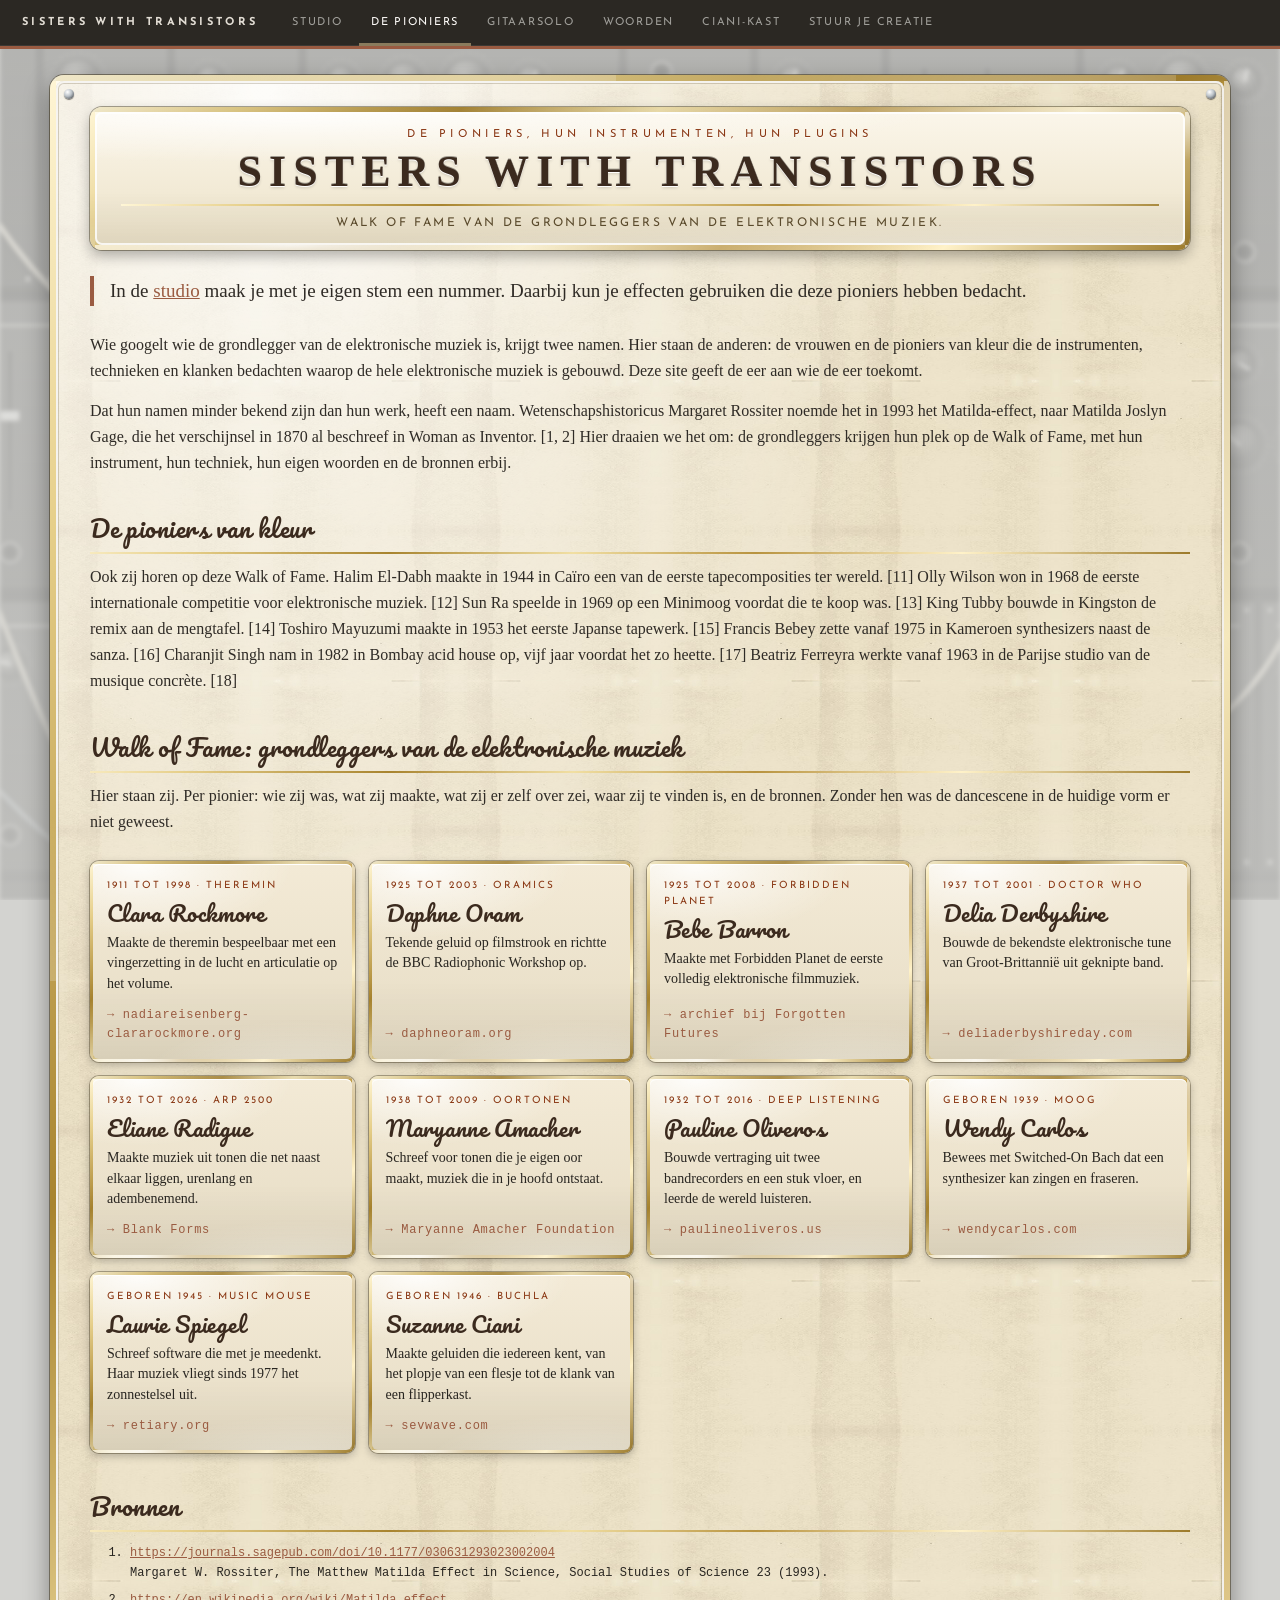
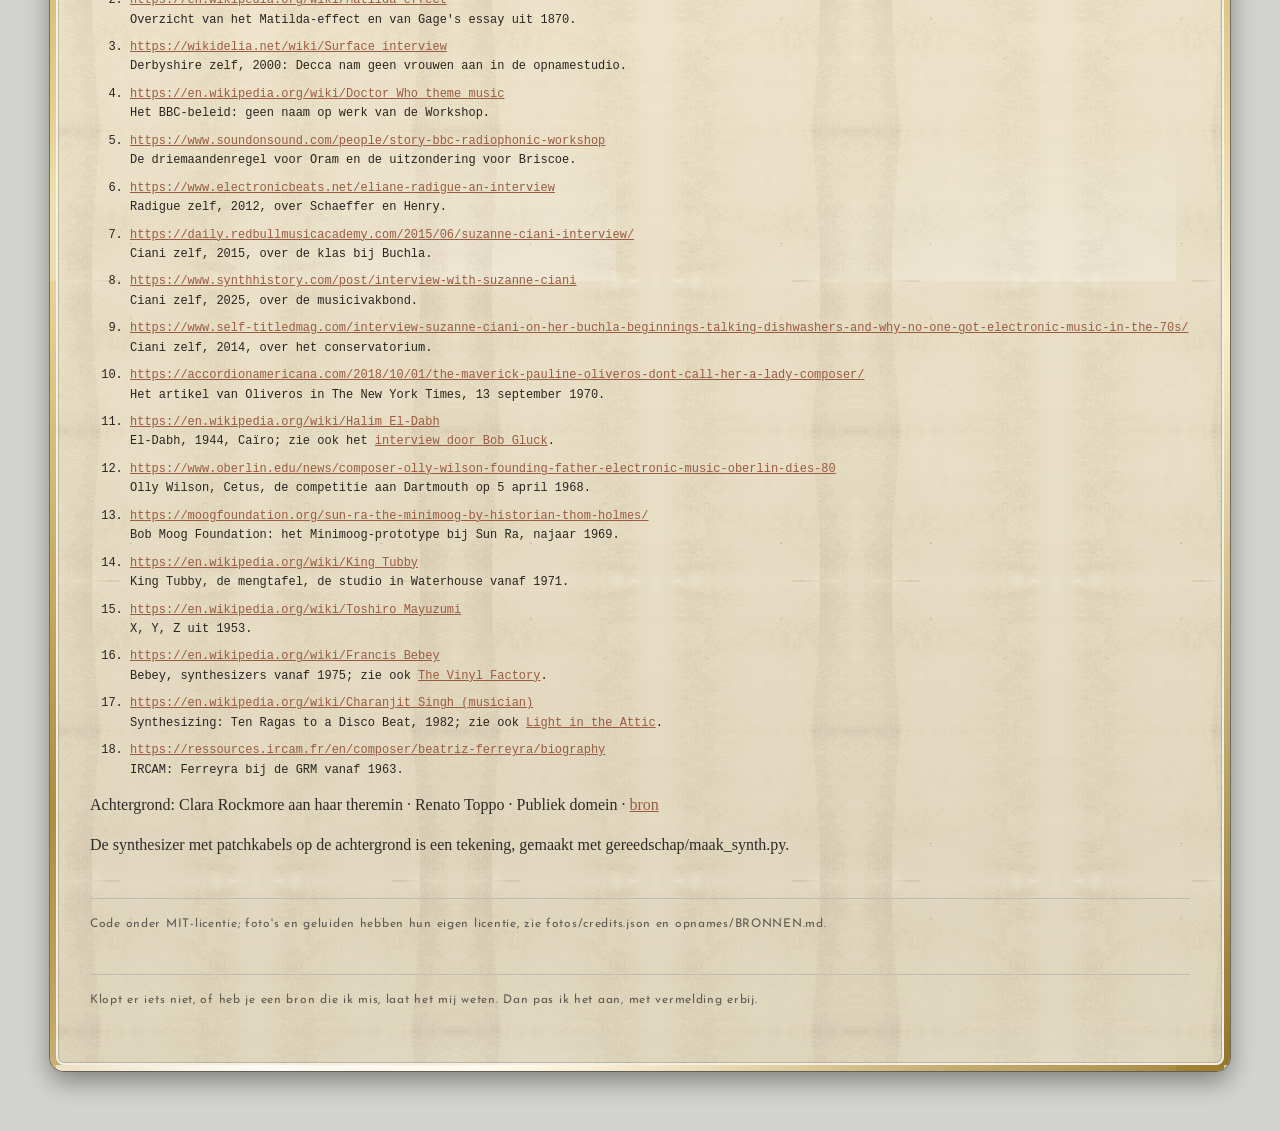
<file: index.html>
<!DOCTYPE html>
<html lang="nl">
<head>
<meta charset="utf-8">
<meta name="viewport" content="width=device-width, initial-scale=1">
<title>Sisters with Transistors</title>
<link rel="preconnect" href="https://fonts.googleapis.com"><link rel="preconnect" href="https://fonts.gstatic.com" crossorigin><link rel="stylesheet" href="https://fonts.googleapis.com/css2?family=Pacifico&family=Josefin+Sans:wght@400;600;700&display=swap">
<link rel="stylesheet" href="pioniers/stijl.css">
<style>
/* paden vanaf de hoofdmap (in stijl.css staan ze vanaf de map pioniers) */
main{background:var(--slijtage), var(--lakvlek), url("fotos/blik_room.jpg") padding-box, var(--groenmetaal) border-box;background-size:400px 300px, auto, 560px 900px, auto}
.fotolaag i.synth{background-image:url("fotos/synth.svg")}
.rooster{display:grid;grid-template-columns:repeat(auto-fill,minmax(250px,1fr));gap:14px;margin:26px 0}
.kaart{display:flex;flex-direction:column;color:var(--inkt);padding:14px;border:3px solid transparent;border-radius:9px;
       background:var(--lakvlek), linear-gradient(180deg,var(--room),var(--room2)) padding-box, var(--groenmetaal) border-box;
       box-shadow:inset 0 1px 0 #fff, 0 0 0 1px rgba(40,30,0,.35), 0 3px 8px rgba(0,0,0,.25)}
.kaart:hover{background:var(--lakvlek), linear-gradient(180deg,#fff,#efe8d6) padding-box, var(--groenmetaal) border-box}
.kaart .jaren{display:block;font-family:var(--vijftig);font-size:10px;letter-spacing:.2em;text-transform:uppercase;color:#8a3814;text-shadow:none;margin:0}
.kaart strong{display:block;font-family:var(--script);font-weight:400;font-size:22px;line-height:1.15;margin:6px 0 8px;color:#3b2a1e;text-transform:none;letter-spacing:.02em}
.kaart .zin{display:block;font-size:14px;line-height:1.45}
.kaart .kaartlink{display:block;text-decoration:none;color:inherit;flex:1}
.kaart .kaartlink:hover{background:none}
.kaart .site{display:block;margin-top:12px;font-family:"Courier New",monospace;font-size:12px;letter-spacing:.06em;color:var(--rood);text-decoration:none}
.kaart .site::before{content:"\2192  "}
.kaart .site:hover{background:var(--geel);color:#fff}
.intro p,.tagline{max-width:none}
.fotolaag i.dame{inset:0;top:10vh;left:auto;right:7vw;width:min(52vw,760px);background:url("fotos/rockmore.jpg") center 30%/cover no-repeat;
  filter:grayscale(1) contrast(.92) brightness(1.2) blur(1.5px);opacity:.5;mix-blend-mode:multiply;
  -webkit-mask-image:radial-gradient(ellipse 52% 60% at 50% 45%, #000 30%, transparent 100%);mask-image:radial-gradient(ellipse 52% 60% at 50% 45%, #000 30%, transparent 100%)}
</style>
</head>
<body>

<div class="fotolaag" aria-hidden="true"><i class="synth"></i><i class="dame"></i></div>

<nav class="hoofdmenu">
  <span class="merk">Sisters with Transistors</span>
  
  <a href="studio.html" class="navStudio">Studio</a><a href="index.html" class="navPioniers actief">De pioniers</a><a href="studio.html#gitaar" title="Elektrische gitaar met de muis">Gitaarsolo</a><a href="studio.html#woorden" title="Woorden uit spraak of zang halen">Woorden</a><a href="studio.html#ciani" title="Vereenvoudigde 200-serie, naar Suzanne Ciani">Ciani-kast</a><a href="studio.html#creatie" title="Stuur je creatie op">Stuur je creatie</a>
</nav>

<main>
  <header class="kop">
    <p class="jaren">De pioniers, hun instrumenten, hun plugins</p>
    <h1>Sisters with Transistors</h1>
    <p class="tagline">Walk of Fame van de grondleggers van de elektronische muziek.</p>
  </header>

  <div class="intro">
  <p class="leidend">In de <a href="studio.html">studio</a> maak je met je eigen stem een nummer. Daarbij kun je effecten gebruiken die deze pioniers hebben bedacht.</p>

  <p>Wie googelt wie de grondlegger van de elektronische muziek is, krijgt twee namen. Hier staan de anderen: de vrouwen en de pioniers van kleur die de instrumenten, technieken en klanken bedachten waarop de hele elektronische muziek is gebouwd. Deze site geeft de eer aan wie de eer toekomt.</p>

  <p>Dat hun namen minder bekend zijn dan hun werk, heeft een naam. Wetenschapshistoricus Margaret Rossiter noemde het in 1993 het Matilda-effect, naar Matilda Joslyn Gage, die het verschijnsel in 1870 al beschreef in Woman as Inventor. [1, 2] Hier draaien we het om: de grondleggers krijgen hun plek op de Walk of Fame, met hun instrument, hun techniek, hun eigen woorden en de bronnen erbij.</p>

  <h2>De pioniers van kleur</h2>
  <p>Ook zij horen op deze Walk of Fame. Halim El-Dabh maakte in 1944 in Caïro een van de eerste tapecomposities ter wereld. [11] Olly Wilson won in 1968 de eerste internationale competitie voor elektronische muziek. [12] Sun Ra speelde in 1969 op een Minimoog voordat die te koop was. [13] King Tubby bouwde in Kingston de remix aan de mengtafel. [14] Toshiro Mayuzumi maakte in 1953 het eerste Japanse tapewerk. [15] Francis Bebey zette vanaf 1975 in Kameroen synthesizers naast de sanza. [16] Charanjit Singh nam in 1982 in Bombay acid house op, vijf jaar voordat het zo heette. [17] Beatriz Ferreyra werkte vanaf 1963 in de Parijse studio van de musique concrète. [18]</p>

  <h2>Walk of Fame: grondleggers van de elektronische muziek</h2>
  <p>Hier staan zij. Per pionier: wie zij was, wat zij maakte, wat zij er zelf over zei, waar zij te vinden is, en de bronnen. Zonder hen was de dancescene in de huidige vorm er niet geweest.</p>
  </div>

  <div class="rooster">
    <div class="kaart">
      <a class="kaartlink" href="pioniers/rockmore.html"><span class="jaren">1911 tot 1998 &middot; Theremin</span>
      <strong>Clara Rockmore</strong>
      <span class="zin">Maakte de theremin bespeelbaar met een vingerzetting in de lucht en articulatie op het volume.</span></a>
      <a class="site" href="https://nadiareisenberg-clararockmore.org/" target="_blank" rel="noopener">nadiareisenberg-clararockmore.org</a>
    </div>
    <div class="kaart">
      <a class="kaartlink" href="pioniers/oram.html"><span class="jaren">1925 tot 2003 &middot; Oramics</span>
      <strong>Daphne Oram</strong>
      <span class="zin">Tekende geluid op filmstrook en richtte de BBC Radiophonic Workshop op.</span></a>
      <a class="site" href="https://www.daphneoram.org/" target="_blank" rel="noopener">daphneoram.org</a>
    </div>
    <div class="kaart">
      <a class="kaartlink" href="pioniers/barron.html"><span class="jaren">1925 tot 2008 &middot; Forbidden Planet</span>
      <strong>Bebe Barron</strong>
      <span class="zin">Maakte met Forbidden Planet de eerste volledig elektronische filmmuziek.</span></a>
      <a class="site" href="https://forgottenfuturesmusic.org/projects/barron-archive/" target="_blank" rel="noopener">archief bij Forgotten Futures</a>
    </div>
    <div class="kaart">
      <a class="kaartlink" href="pioniers/derby.html"><span class="jaren">1937 tot 2001 &middot; Doctor Who</span>
      <strong>Delia Derbyshire</strong>
      <span class="zin">Bouwde de bekendste elektronische tune van Groot-Brittannië uit geknipte band.</span></a>
      <a class="site" href="https://deliaderbyshireday.com/" target="_blank" rel="noopener">deliaderbyshireday.com</a>
    </div>
    <div class="kaart">
      <a class="kaartlink" href="pioniers/radigue.html"><span class="jaren">1932 tot 2026 &middot; ARP 2500</span>
      <strong>Eliane Radigue</strong>
      <span class="zin">Maakte muziek uit tonen die net naast elkaar liggen, urenlang en adembenemend.</span></a>
      <a class="site" href="https://www.blankforms.org/eliane-radigue-works-for-magnetic-tape-1968-1999" target="_blank" rel="noopener">Blank Forms</a>
    </div>
    <div class="kaart">
      <a class="kaartlink" href="pioniers/amacher.html"><span class="jaren">1938 tot 2009 &middot; Oortonen</span>
      <strong>Maryanne Amacher</strong>
      <span class="zin">Schreef voor tonen die je eigen oor maakt, muziek die in je hoofd ontstaat.</span></a>
      <a class="site" href="https://www.blankforms.org/the-maryanne-amacher-foundation" target="_blank" rel="noopener">Maryanne Amacher Foundation</a>
    </div>
    <div class="kaart">
      <a class="kaartlink" href="pioniers/oliveros.html"><span class="jaren">1932 tot 2016 &middot; Deep Listening</span>
      <strong>Pauline Oliveros</strong>
      <span class="zin">Bouwde vertraging uit twee bandrecorders en een stuk vloer, en leerde de wereld luisteren.</span></a>
      <a class="site" href="https://paulineoliveros.us/" target="_blank" rel="noopener">paulineoliveros.us</a>
    </div>
    <div class="kaart">
      <a class="kaartlink" href="pioniers/carlos.html"><span class="jaren">geboren 1939 &middot; Moog</span>
      <strong>Wendy Carlos</strong>
      <span class="zin">Bewees met Switched-On Bach dat een synthesizer kan zingen en fraseren.</span></a>
      <a class="site" href="https://www.wendycarlos.com/" target="_blank" rel="noopener">wendycarlos.com</a>
    </div>
    <div class="kaart">
      <a class="kaartlink" href="pioniers/spiegel.html"><span class="jaren">geboren 1945 &middot; Music Mouse</span>
      <strong>Laurie Spiegel</strong>
      <span class="zin">Schreef software die met je meedenkt. Haar muziek vliegt sinds 1977 het zonnestelsel uit.</span></a>
      <a class="site" href="http://retiary.org/" target="_blank" rel="noopener">retiary.org</a>
    </div>
    <div class="kaart">
      <a class="kaartlink" href="pioniers/ciani.html"><span class="jaren">geboren 1946 &middot; Buchla</span>
      <strong>Suzanne Ciani</strong>
      <span class="zin">Maakte geluiden die iedereen kent, van het plopje van een flesje tot de klank van een flipperkast.</span></a>
      <a class="site" href="https://www.sevwave.com/" target="_blank" rel="noopener">sevwave.com</a>
    </div>
  </div>

  <h2>Bronnen</h2>
  <ol class="bron">
<li><a href="https://journals.sagepub.com/doi/10.1177/030631293023002004">https://journals.sagepub.com/doi/10.1177/030631293023002004</a><br>Margaret W. Rossiter, The Matthew Matilda Effect in Science, Social Studies of Science 23 (1993).</li>
<li><a href="https://en.wikipedia.org/wiki/Matilda_effect">https://en.wikipedia.org/wiki/Matilda_effect</a><br>Overzicht van het Matilda-effect en van Gage's essay uit 1870.</li>
<li><a href="https://wikidelia.net/wiki/Surface_interview">https://wikidelia.net/wiki/Surface_interview</a><br>Derbyshire zelf, 2000: Decca nam geen vrouwen aan in de opnamestudio.</li>
<li><a href="https://en.wikipedia.org/wiki/Doctor_Who_theme_music">https://en.wikipedia.org/wiki/Doctor_Who_theme_music</a><br>Het BBC-beleid: geen naam op werk van de Workshop.</li>
<li><a href="https://www.soundonsound.com/people/story-bbc-radiophonic-workshop">https://www.soundonsound.com/people/story-bbc-radiophonic-workshop</a><br>De driemaandenregel voor Oram en de uitzondering voor Briscoe.</li>
<li><a href="https://www.electronicbeats.net/eliane-radigue-an-interview">https://www.electronicbeats.net/eliane-radigue-an-interview</a><br>Radigue zelf, 2012, over Schaeffer en Henry.</li>
<li><a href="https://daily.redbullmusicacademy.com/2015/06/suzanne-ciani-interview/">https://daily.redbullmusicacademy.com/2015/06/suzanne-ciani-interview/</a><br>Ciani zelf, 2015, over de klas bij Buchla.</li>
<li><a href="https://www.synthhistory.com/post/interview-with-suzanne-ciani">https://www.synthhistory.com/post/interview-with-suzanne-ciani</a><br>Ciani zelf, 2025, over de musicivakbond.</li>
<li><a href="https://www.self-titledmag.com/interview-suzanne-ciani-on-her-buchla-beginnings-talking-dishwashers-and-why-no-one-got-electronic-music-in-the-70s/">https://www.self-titledmag.com/interview-suzanne-ciani-on-her-buchla-beginnings-talking-dishwashers-and-why-no-one-got-electronic-music-in-the-70s/</a><br>Ciani zelf, 2014, over het conservatorium.</li>
<li><a href="https://accordionamericana.com/2018/10/01/the-maverick-pauline-oliveros-dont-call-her-a-lady-composer/">https://accordionamericana.com/2018/10/01/the-maverick-pauline-oliveros-dont-call-her-a-lady-composer/</a><br>Het artikel van Oliveros in The New York Times, 13 september 1970.</li>
<li><a href="https://en.wikipedia.org/wiki/Halim_El-Dabh">https://en.wikipedia.org/wiki/Halim_El-Dabh</a><br>El-Dabh, 1944, Caïro; zie ook het <a href="https://econtact.ca/15_2/gluck_el-dabh.html">interview door Bob Gluck</a>.</li>
<li><a href="https://www.oberlin.edu/news/composer-olly-wilson-founding-father-electronic-music-oberlin-dies-80">https://www.oberlin.edu/news/composer-olly-wilson-founding-father-electronic-music-oberlin-dies-80</a><br>Olly Wilson, Cetus, de competitie aan Dartmouth op 5 april 1968.</li>
<li><a href="https://moogfoundation.org/sun-ra-the-minimoog-by-historian-thom-holmes/">https://moogfoundation.org/sun-ra-the-minimoog-by-historian-thom-holmes/</a><br>Bob Moog Foundation: het Minimoog-prototype bij Sun Ra, najaar 1969.</li>
<li><a href="https://en.wikipedia.org/wiki/King_Tubby">https://en.wikipedia.org/wiki/King_Tubby</a><br>King Tubby, de mengtafel, de studio in Waterhouse vanaf 1971.</li>
<li><a href="https://en.wikipedia.org/wiki/Toshiro_Mayuzumi">https://en.wikipedia.org/wiki/Toshiro_Mayuzumi</a><br>X, Y, Z uit 1953.</li>
<li><a href="https://en.wikipedia.org/wiki/Francis_Bebey">https://en.wikipedia.org/wiki/Francis_Bebey</a><br>Bebey, synthesizers vanaf 1975; zie ook <a href="https://www.thevinylfactory.com/features/electric-futurism-francis-bebey">The Vinyl Factory</a>.</li>
<li><a href="https://en.wikipedia.org/wiki/Charanjit_Singh_(musician)">https://en.wikipedia.org/wiki/Charanjit_Singh_(musician)</a><br>Synthesizing: Ten Ragas to a Disco Beat, 1982; zie ook <a href="https://lightintheattic.net/products/synthesizing-ten-ragas-to-a-disco-beat">Light in the Attic</a>.</li>
<li><a href="https://ressources.ircam.fr/en/composer/beatriz-ferreyra/biography">https://ressources.ircam.fr/en/composer/beatriz-ferreyra/biography</a><br>IRCAM: Ferreyra bij de GRM vanaf 1963.</li>
  </ol>

  <p class="achtergrondbron" data-fotobron="rockmore"></p>
  <p class="achtergrondbron">De synthesizer met patchkabels op de achtergrond is een tekening, gemaakt met gereedschap/maak_synth.py.</p>
  <p class="voet">Code onder MIT-licentie; foto's en geluiden hebben hun eigen licentie, zie fotos/credits.json en opnames/BRONNEN.md.</p>
  <p class="voet">Klopt er iets niet, of heb je een bron die ik mis, laat het mij weten. Dan pas ik het aan, met vermelding erbij.</p>
</main>
<script src="pioniers/fotos.js"></script>
</body>
</html>
</file>
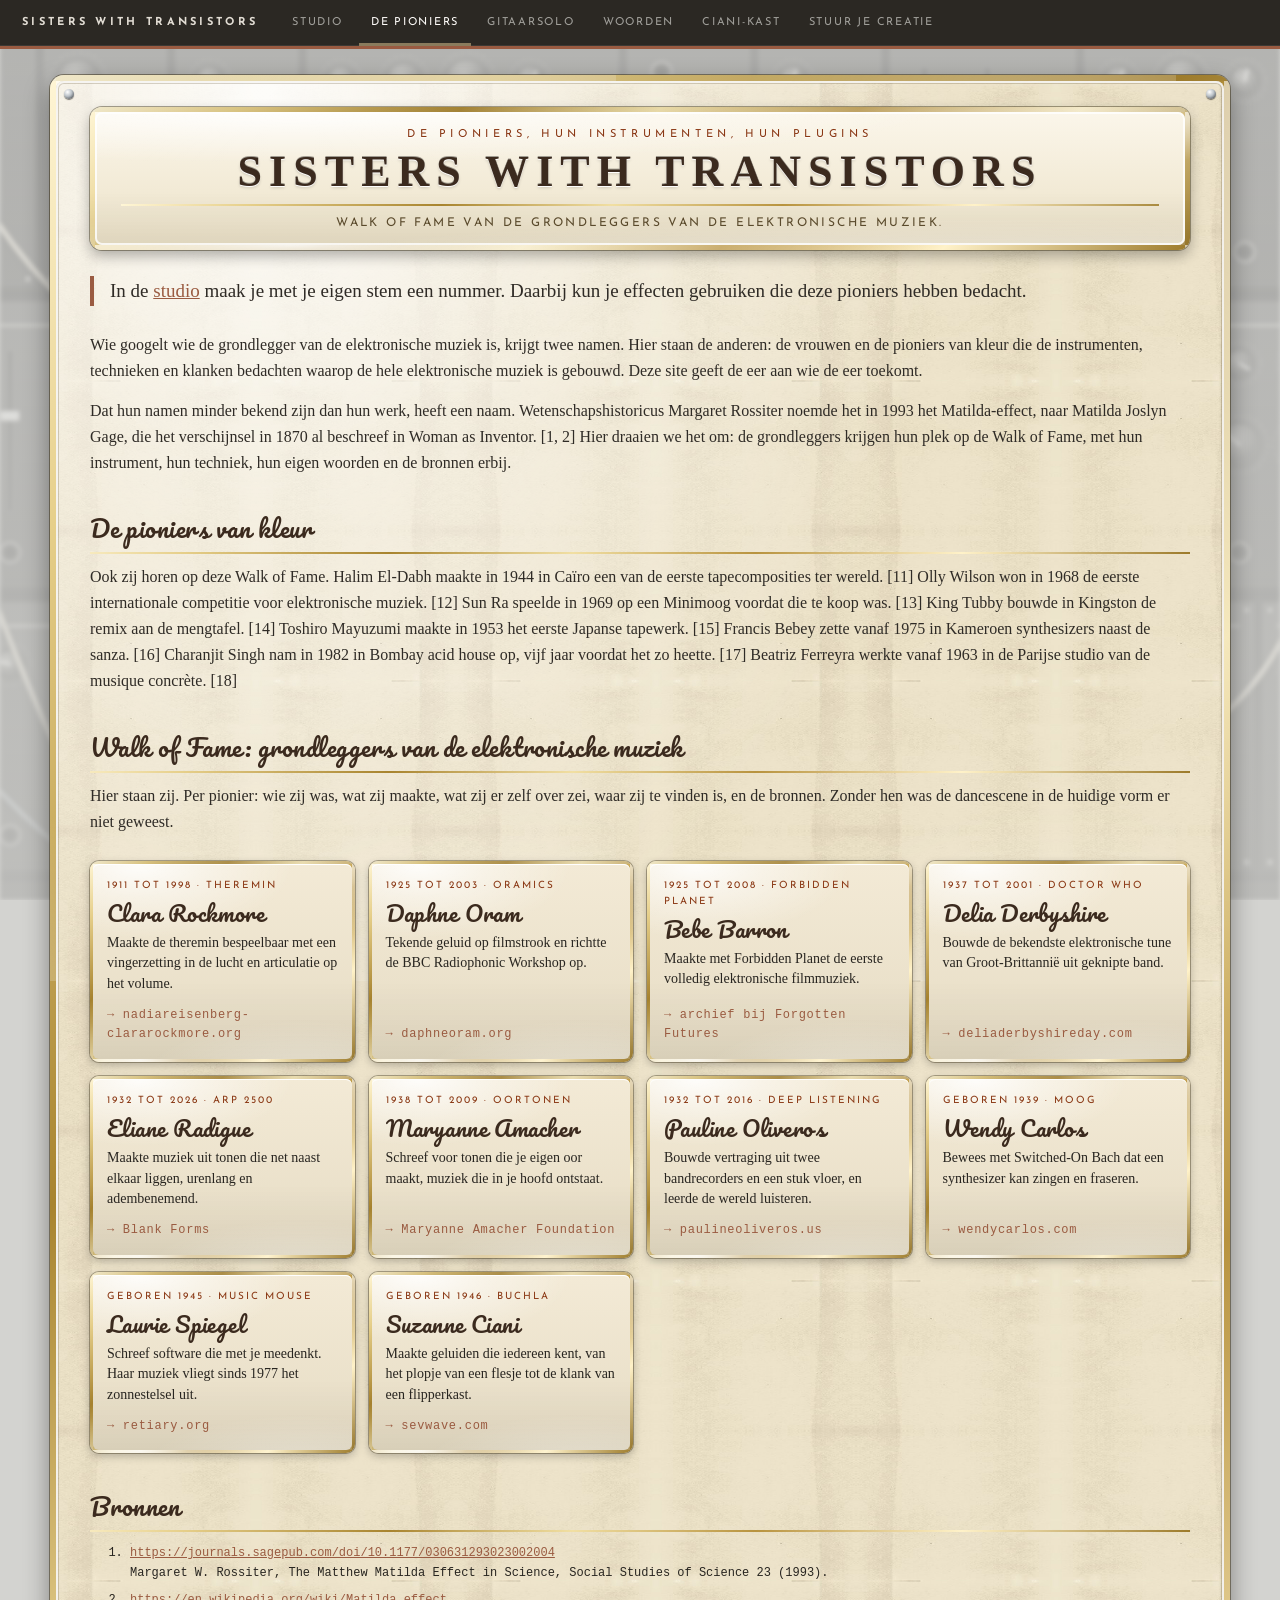
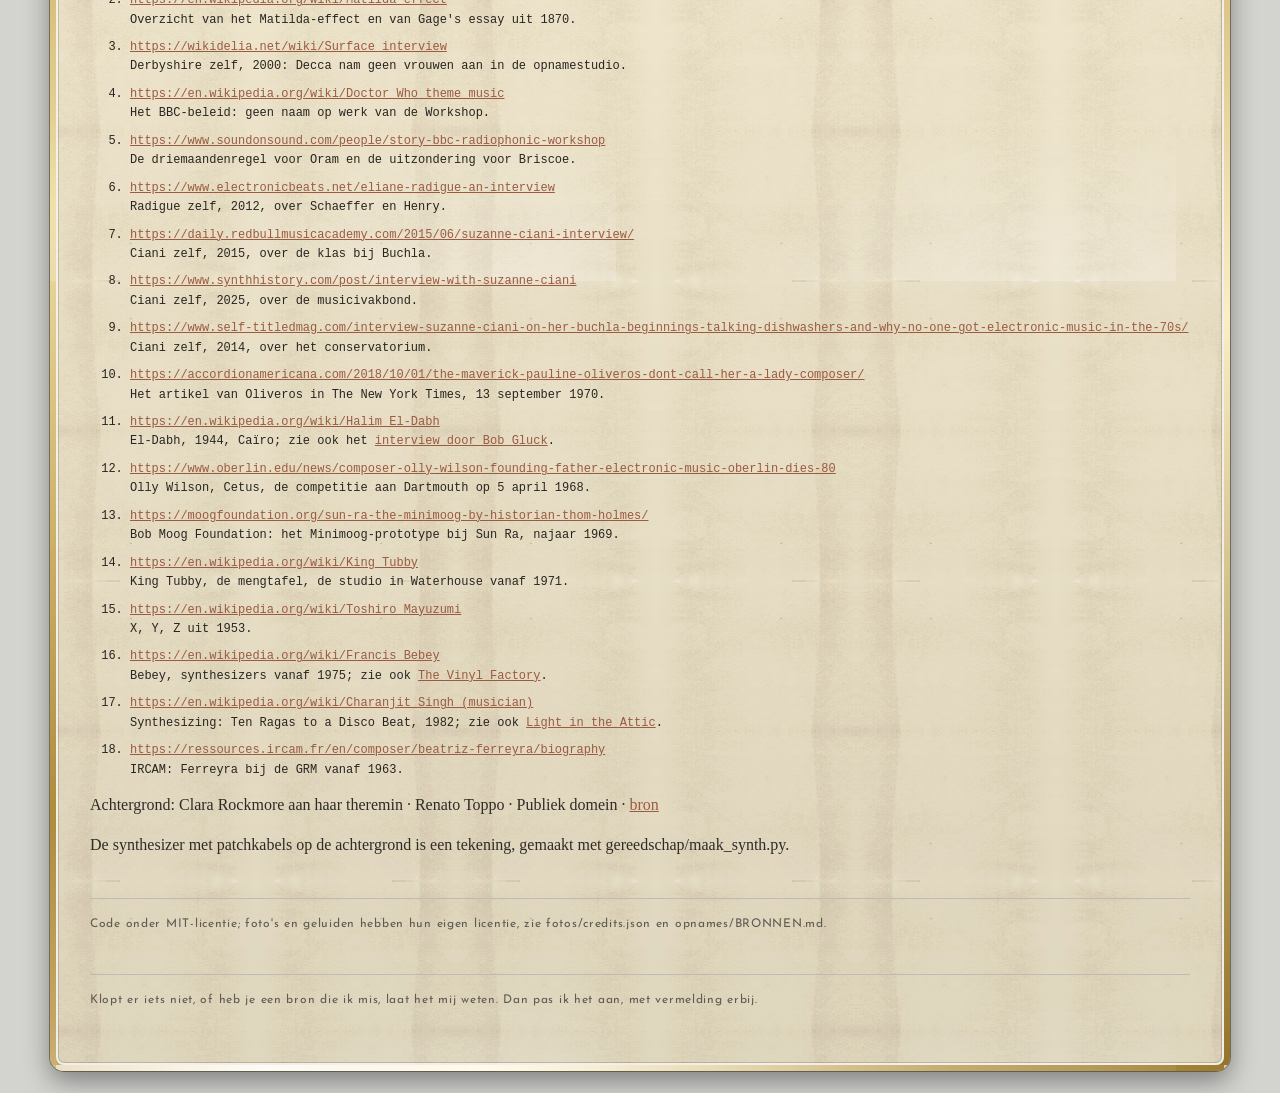
<file: pioniers/index.html>
<!DOCTYPE html>
<html lang="nl">
<head>
<meta charset="utf-8">
<meta http-equiv="refresh" content="0; url=../index.html">
<title>Sisters with Transistors</title>
</head>
<body>
<p>De pioniers staan nu op de <a href="../index.html">homepage</a>.</p>
</body>
</html>
</file>
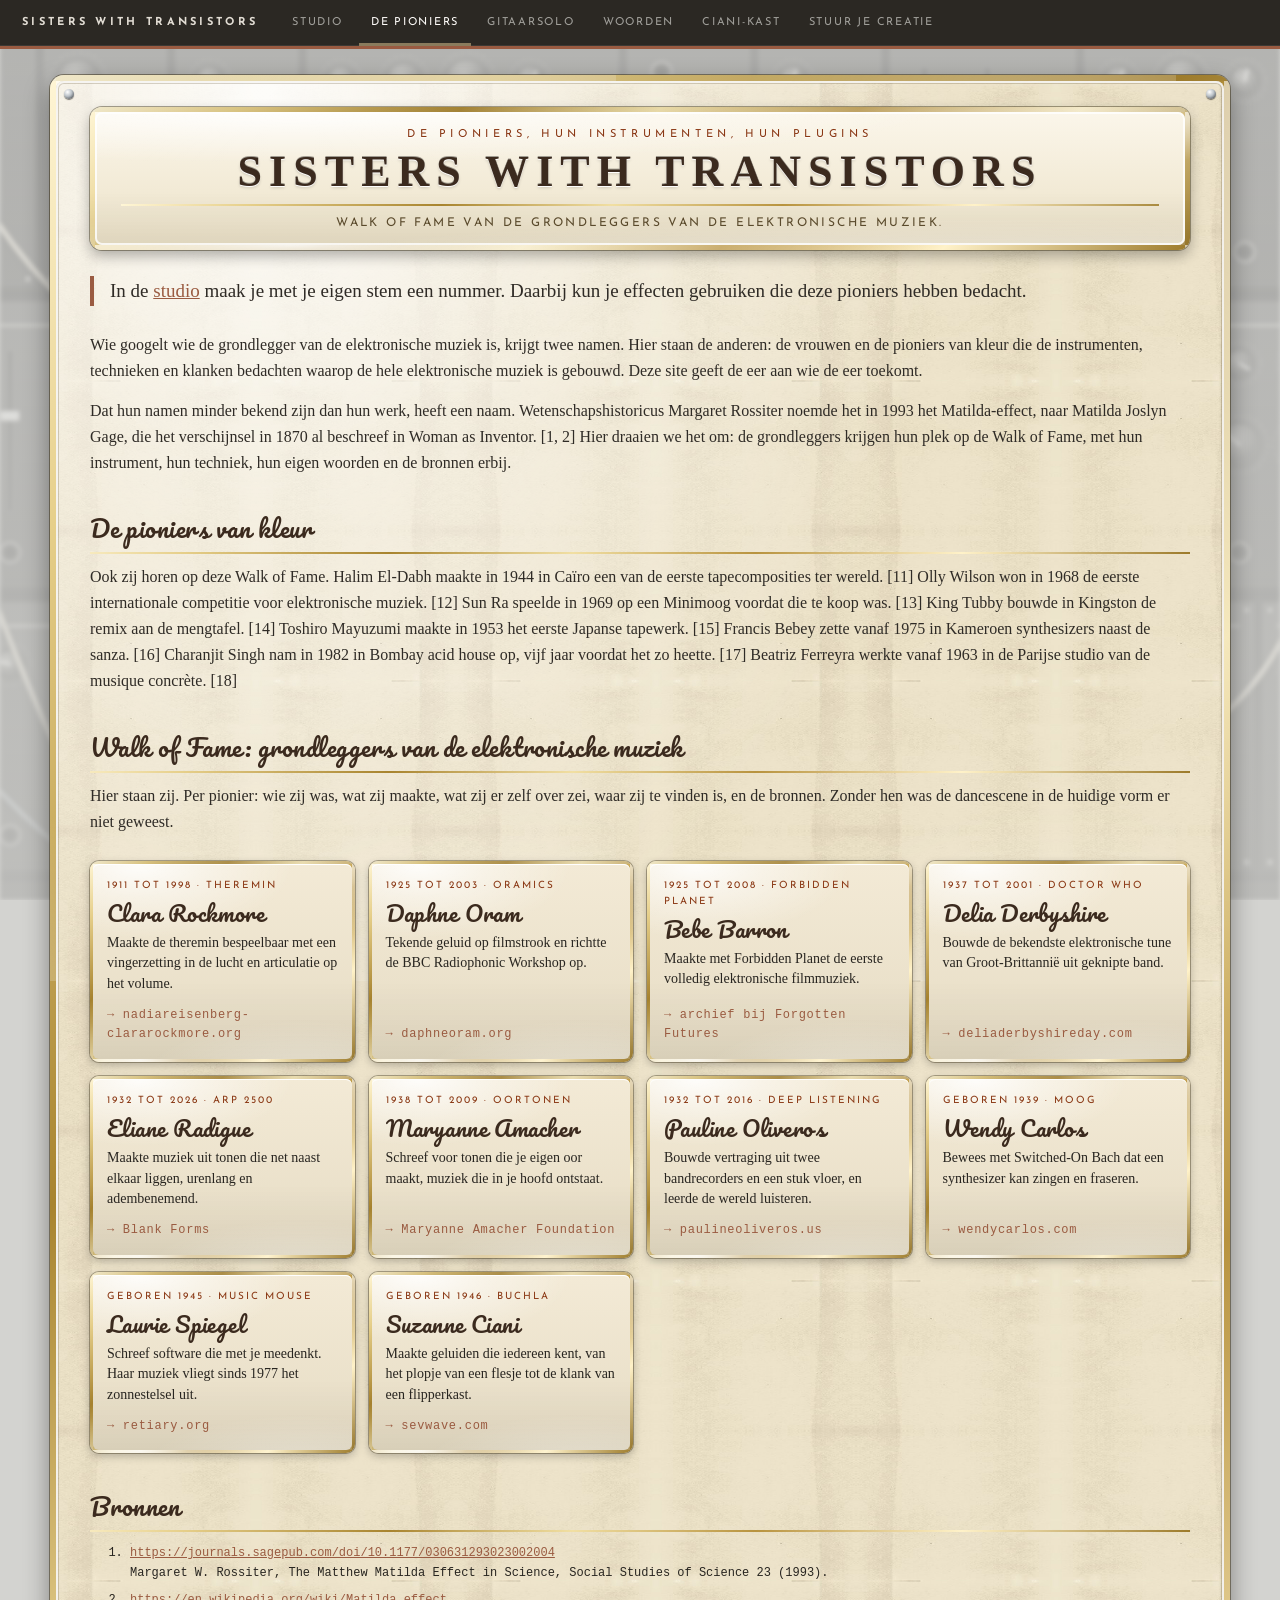
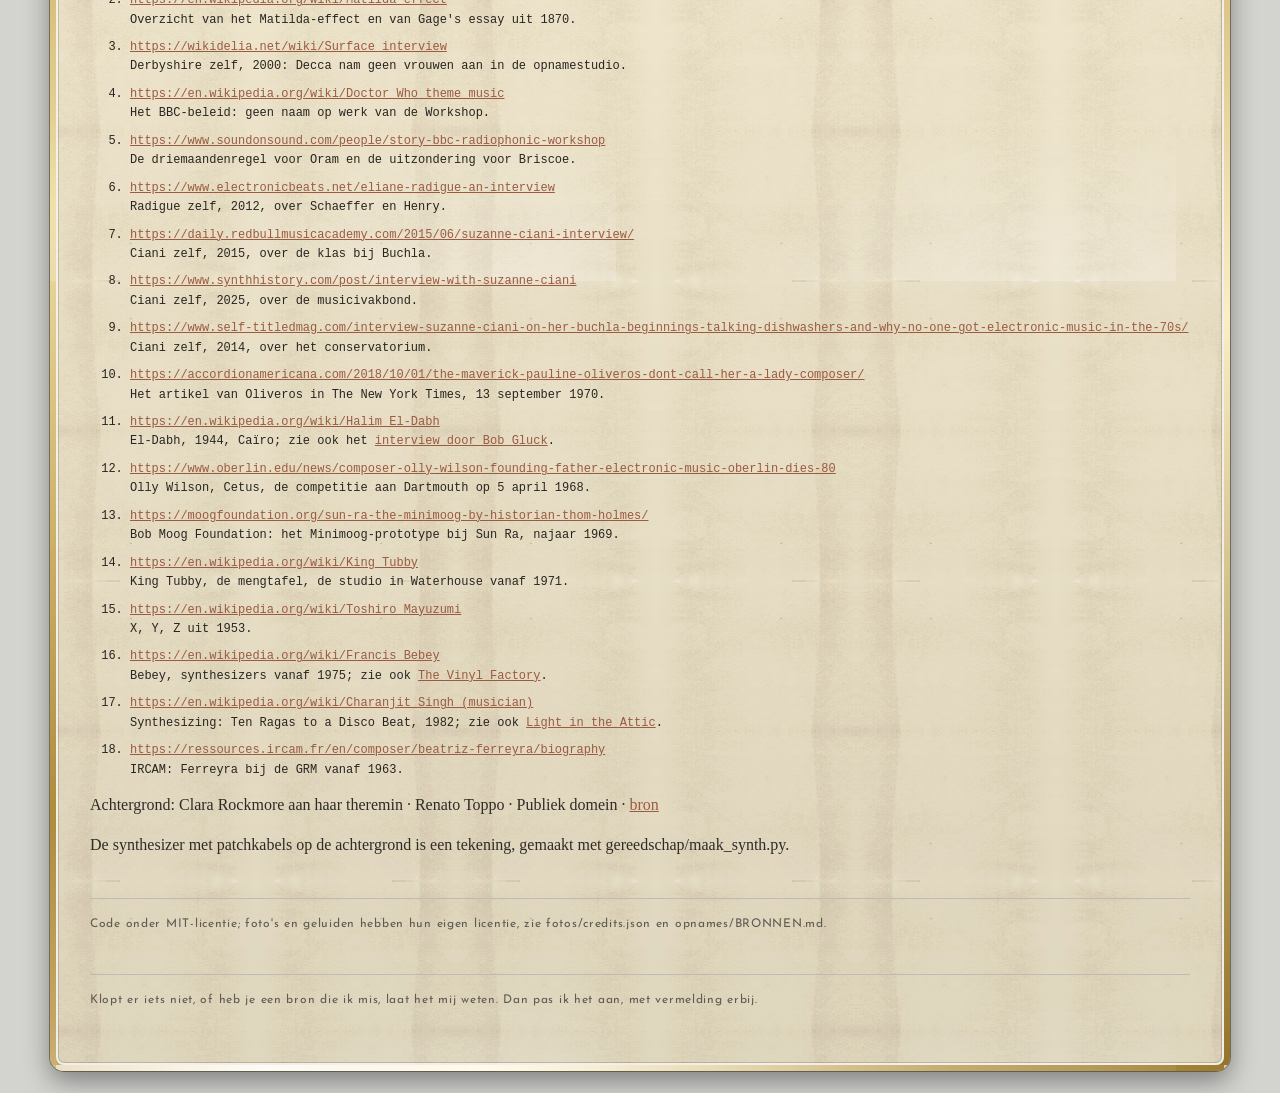
<file: pioniers/rechtzetting.html>
<!DOCTYPE html>
<html lang="nl">
<head>
<meta charset="utf-8">
<meta http-equiv="refresh" content="0; url=index.html">
<title>Verplaatst | Sisters with Transistors</title>
</head>
<body>
<p>Deze pagina bestaat niet meer. Je wordt doorgestuurd naar <a href="index.html">de pioniers</a>. Dit bestand kan weg.</p>
</body>
</html>
</file>
<file: pioniers/stijl.css>
/* Sisters with Transistors, pioniersbladen.
   Dezelfde taal als de studio: roomkleurig gebruikt email (fototegel van een
   koelkastdeur), een messing bies, chromen drukknoppen, scriptkoppen en
   Georgia voor de tekst. */

:root{
  --papier:#dedad3; --inkt:#282520; --zacht:#5f5a52; --rand:#c0bbb2;
  --rood:#9a5b41; --geel:#8a7b5c; --room:#f3ead6; --room2:#e6dcc4;
  --script:'Pacifico',"Brush Script MT","Segoe Script",cursive;
  --vijftig:'Josefin Sans',"Trebuchet MS",Helvetica,Arial,sans-serif;
  --blikroom:url("../fotos/blik_room.jpg");
  --synthfoto:url("../fotos/synth.svg");
  --groenmetaal:linear-gradient(135deg,#fff6d6 0%,#e6cf8a 12%,#a8842f 30%,#f1dfa3 46%,#b8933f 62%,#fff2c9 80%,#9c7a2a 100%);
  --chroomring:linear-gradient(180deg,#ffffff 0%,#f2f4f6 14%,#b9c0c6 32%,#5d6268 48%,#3f4347 52%,#d9dcdf 60%,#ffffff 74%,#a9a49a 90%,#e8e4dc 100%);
  --lakvlek:radial-gradient(140% 90% at 18% 0%, rgba(255,255,255,.9) 0%, rgba(255,255,255,.45) 18%, rgba(255,255,255,0) 42%),
            radial-gradient(120% 60% at 80% 110%, rgba(255,255,255,.35) 0%, rgba(255,255,255,0) 50%),
            linear-gradient(180deg, rgba(0,0,0,0) 60%, rgba(0,0,0,.06) 100%);
  --slijtage:url("data:image/svg+xml,%3Csvg xmlns='http://www.w3.org/2000/svg' width='400' height='300'%3E%3Cfilter id='g'%3E%3CfeTurbulence type='fractalNoise' baseFrequency='0.9' numOctaves='2' seed='3' stitchTiles='stitch'/%3E%3CfeColorMatrix values='0 0 0 0 0  0 0 0 0 0  0 0 0 0 0  0 0 0 0.35 -0.12'/%3E%3C/filter%3E%3Cfilter id='v'%3E%3CfeTurbulence type='fractalNoise' baseFrequency='0.012' numOctaves='3' seed='9' stitchTiles='stitch'/%3E%3CfeColorMatrix values='0 0 0 0 0.1  0 0 0 0 0.25  0 0 0 0 0.2  0 0 0 0.5 -0.15'/%3E%3C/filter%3E%3Crect width='100%25' height='100%25' filter='url(#v)' opacity='0.5'/%3E%3Crect width='100%25' height='100%25' fill='#000' filter='url(#g)' opacity='0.35'/%3E%3Cpath d='M130 45 l61.4 -10.5' stroke='#1e3d33' stroke-width='0.6' stroke-opacity='0.07' fill='none'/%3E%3Cpath d='M130 46 l61.4 -10.5' stroke='#ffffff' stroke-width='0.5' stroke-opacity='0.12' fill='none'/%3E%3Cpath d='M15 130 l13.7 -2.2' stroke='#1e3d33' stroke-width='1.0' stroke-opacity='0.08' fill='none'/%3E%3Cpath d='M15 131 l13.7 -2.2' stroke='#ffffff' stroke-width='0.5' stroke-opacity='0.08' fill='none'/%3E%3Cpath d='M251 284 l16.6 -2.3' stroke='#1e3d33' stroke-width='0.3' stroke-opacity='0.20' fill='none'/%3E%3Cpath d='M251 285 l16.6 -2.3' stroke='#ffffff' stroke-width='0.5' stroke-opacity='0.09' fill='none'/%3E%3Cpath d='M58 35 l33.3 4.2' stroke='#1e3d33' stroke-width='0.8' stroke-opacity='0.16' fill='none'/%3E%3Cpath d='M58 36 l33.3 4.2' stroke='#ffffff' stroke-width='0.5' stroke-opacity='0.10' fill='none'/%3E%3Cpath d='M219 19 l12.9 -1.5' stroke='#1e3d33' stroke-width='0.6' stroke-opacity='0.11' fill='none'/%3E%3Cpath d='M219 20 l12.9 -1.5' stroke='#ffffff' stroke-width='0.5' stroke-opacity='0.13' fill='none'/%3E%3Cpath d='M181 90 l73.1 5.8' stroke='#1e3d33' stroke-width='0.8' stroke-opacity='0.14' fill='none'/%3E%3Cpath d='M181 91 l73.1 5.8' stroke='#ffffff' stroke-width='0.5' stroke-opacity='0.16' fill='none'/%3E%3Cpath d='M292 86 l88.4 -13.5' stroke='#1e3d33' stroke-width='0.9' stroke-opacity='0.08' fill='none'/%3E%3Cpath d='M292 87 l88.4 -13.5' stroke='#ffffff' stroke-width='0.5' stroke-opacity='0.11' fill='none'/%3E%3Cpath d='M16 200 l21.2 2.1' stroke='#1e3d33' stroke-width='0.6' stroke-opacity='0.17' fill='none'/%3E%3Cpath d='M16 201 l21.2 2.1' stroke='#ffffff' stroke-width='0.5' stroke-opacity='0.13' fill='none'/%3E%3Cpath d='M232 137 l76.9 13.7' stroke='#1e3d33' stroke-width='0.8' stroke-opacity='0.07' fill='none'/%3E%3Cpath d='M232 138 l76.9 13.7' stroke='#ffffff' stroke-width='0.5' stroke-opacity='0.14' fill='none'/%3E%3Cpath d='M259 298 l75.4 -6.5' stroke='#1e3d33' stroke-width='0.8' stroke-opacity='0.06' fill='none'/%3E%3Cpath d='M259 299 l75.4 -6.5' stroke='#ffffff' stroke-width='0.5' stroke-opacity='0.11' fill='none'/%3E%3Cpath d='M67 35 l12.8 1.4' stroke='#1e3d33' stroke-width='0.5' stroke-opacity='0.12' fill='none'/%3E%3Cpath d='M67 36 l12.8 1.4' stroke='#ffffff' stroke-width='0.5' stroke-opacity='0.16' fill='none'/%3E%3Cpath d='M32 135 l15.9 8.1' stroke='#1e3d33' stroke-width='1.0' stroke-opacity='0.10' fill='none'/%3E%3Cpath d='M32 136 l15.9 8.1' stroke='#ffffff' stroke-width='0.5' stroke-opacity='0.10' fill='none'/%3E%3Cpath d='M144 265 l86.5 -12.1' stroke='#1e3d33' stroke-width='0.5' stroke-opacity='0.10' fill='none'/%3E%3Cpath d='M144 266 l86.5 -12.1' stroke='#ffffff' stroke-width='0.5' stroke-opacity='0.11' fill='none'/%3E%3Cpath d='M236 79 l8.3 -0.3' stroke='#1e3d33' stroke-width='0.8' stroke-opacity='0.21' fill='none'/%3E%3Cpath d='M236 80 l8.3 -0.3' stroke='#ffffff' stroke-width='0.5' stroke-opacity='0.14' fill='none'/%3E%3Cpath d='M206 185 l19.0 -11.3' stroke='#1e3d33' stroke-width='0.9' stroke-opacity='0.20' fill='none'/%3E%3Cpath d='M206 186 l19.0 -11.3' stroke='#ffffff' stroke-width='0.5' stroke-opacity='0.15' fill='none'/%3E%3Cpath d='M157 120 l16.5 0.9' stroke='#1e3d33' stroke-width='0.4' stroke-opacity='0.09' fill='none'/%3E%3Cpath d='M157 121 l16.5 0.9' stroke='#ffffff' stroke-width='0.5' stroke-opacity='0.07' fill='none'/%3E%3Cpath d='M136 16 l8.0 -1.1' stroke='#1e3d33' stroke-width='0.6' stroke-opacity='0.06' fill='none'/%3E%3Cpath d='M136 17 l8.0 -1.1' stroke='#ffffff' stroke-width='0.5' stroke-opacity='0.16' fill='none'/%3E%3Cpath d='M246 45 l28.7 -1.8' stroke='#1e3d33' stroke-width='0.4' stroke-opacity='0.20' fill='none'/%3E%3Cpath d='M246 46 l28.7 -1.8' stroke='#ffffff' stroke-width='0.5' stroke-opacity='0.18' fill='none'/%3E%3Cpath d='M186 145 l15.0 -2.4' stroke='#1e3d33' stroke-width='0.5' stroke-opacity='0.19' fill='none'/%3E%3Cpath d='M186 146 l15.0 -2.4' stroke='#ffffff' stroke-width='0.5' stroke-opacity='0.07' fill='none'/%3E%3Cpath d='M9 285 l51.3 -7.3' stroke='#1e3d33' stroke-width='0.3' stroke-opacity='0.14' fill='none'/%3E%3Cpath d='M9 286 l51.3 -7.3' stroke='#ffffff' stroke-width='0.5' stroke-opacity='0.18' fill='none'/%3E%3Cpath d='M345 209 l29.4 -1.6' stroke='#1e3d33' stroke-width='0.9' stroke-opacity='0.15' fill='none'/%3E%3Cpath d='M345 210 l29.4 -1.6' stroke='#ffffff' stroke-width='0.5' stroke-opacity='0.15' fill='none'/%3E%3Cpath d='M132 67 l22.4 14.5' stroke='#1e3d33' stroke-width='0.9' stroke-opacity='0.19' fill='none'/%3E%3Cpath d='M132 68 l22.4 14.5' stroke='#ffffff' stroke-width='0.5' stroke-opacity='0.15' fill='none'/%3E%3Cpath d='M91 155 l37.2 -7.0' stroke='#1e3d33' stroke-width='0.5' stroke-opacity='0.10' fill='none'/%3E%3Cpath d='M91 156 l37.2 -7.0' stroke='#ffffff' stroke-width='0.5' stroke-opacity='0.14' fill='none'/%3E%3Cpath d='M383 134 l25.5 16.6' stroke='#1e3d33' stroke-width='0.6' stroke-opacity='0.10' fill='none'/%3E%3Cpath d='M383 135 l25.5 16.6' stroke='#ffffff' stroke-width='0.5' stroke-opacity='0.08' fill='none'/%3E%3Cpath d='M79 61 l17.8 9.5' stroke='#1e3d33' stroke-width='0.7' stroke-opacity='0.16' fill='none'/%3E%3Cpath d='M79 62 l17.8 9.5' stroke='#ffffff' stroke-width='0.5' stroke-opacity='0.15' fill='none'/%3E%3Cpath d='M34 198 l24.8 9.3' stroke='#1e3d33' stroke-width='0.7' stroke-opacity='0.09' fill='none'/%3E%3Cpath d='M34 199 l24.8 9.3' stroke='#ffffff' stroke-width='0.5' stroke-opacity='0.15' fill='none'/%3E%3Cpath d='M133 240 l87.7 -3.7' stroke='#1e3d33' stroke-width='1.1' stroke-opacity='0.18' fill='none'/%3E%3Cpath d='M133 241 l87.7 -3.7' stroke='#ffffff' stroke-width='0.5' stroke-opacity='0.07' fill='none'/%3E%3Cpath d='M51 45 l82.2 10.1' stroke='#1e3d33' stroke-width='1.0' stroke-opacity='0.22' fill='none'/%3E%3Cpath d='M51 46 l82.2 10.1' stroke='#ffffff' stroke-width='0.5' stroke-opacity='0.14' fill='none'/%3E%3Cpath d='M140 165 l5.6 -3.6' stroke='#1e3d33' stroke-width='0.8' stroke-opacity='0.14' fill='none'/%3E%3Cpath d='M140 166 l5.6 -3.6' stroke='#ffffff' stroke-width='0.5' stroke-opacity='0.17' fill='none'/%3E%3Cpath d='M174 262 l75.7 -8.8' stroke='#1e3d33' stroke-width='0.5' stroke-opacity='0.10' fill='none'/%3E%3Cpath d='M174 263 l75.7 -8.8' stroke='#ffffff' stroke-width='0.5' stroke-opacity='0.13' fill='none'/%3E%3Cpath d='M104 126 l18.7 3.1' stroke='#1e3d33' stroke-width='0.7' stroke-opacity='0.15' fill='none'/%3E%3Cpath d='M104 127 l18.7 3.1' stroke='#ffffff' stroke-width='0.5' stroke-opacity='0.17' fill='none'/%3E%3Cpath d='M168 275 l49.1 0.6' stroke='#1e3d33' stroke-width='0.3' stroke-opacity='0.13' fill='none'/%3E%3Cpath d='M168 276 l49.1 0.6' stroke='#ffffff' stroke-width='0.5' stroke-opacity='0.07' fill='none'/%3E%3Cpath d='M2 240 l6.6 -0.2' stroke='#1e3d33' stroke-width='0.7' stroke-opacity='0.11' fill='none'/%3E%3Cpath d='M2 241 l6.6 -0.2' stroke='#ffffff' stroke-width='0.5' stroke-opacity='0.12' fill='none'/%3E%3Cpath d='M222 235 l16.7 0.4' stroke='#1e3d33' stroke-width='0.5' stroke-opacity='0.18' fill='none'/%3E%3Cpath d='M222 236 l16.7 0.4' stroke='#ffffff' stroke-width='0.5' stroke-opacity='0.12' fill='none'/%3E%3Cpath d='M225 228 l82.8 -1.9' stroke='#1e3d33' stroke-width='0.7' stroke-opacity='0.14' fill='none'/%3E%3Cpath d='M225 229 l82.8 -1.9' stroke='#ffffff' stroke-width='0.5' stroke-opacity='0.14' fill='none'/%3E%3Cpath d='M181 160 l47.2 8.3' stroke='#1e3d33' stroke-width='1.0' stroke-opacity='0.21' fill='none'/%3E%3Cpath d='M181 161 l47.2 8.3' stroke='#ffffff' stroke-width='0.5' stroke-opacity='0.08' fill='none'/%3E%3Cpath d='M224 283 l76.9 -11.2' stroke='#1e3d33' stroke-width='0.7' stroke-opacity='0.07' fill='none'/%3E%3Cpath d='M224 284 l76.9 -11.2' stroke='#ffffff' stroke-width='0.5' stroke-opacity='0.08' fill='none'/%3E%3Cpath d='M29 201 l72.3 11.5' stroke='#1e3d33' stroke-width='0.9' stroke-opacity='0.17' fill='none'/%3E%3Cpath d='M29 202 l72.3 11.5' stroke='#ffffff' stroke-width='0.5' stroke-opacity='0.07' fill='none'/%3E%3Cpath d='M353 290 l26.0 4.7' stroke='#1e3d33' stroke-width='0.7' stroke-opacity='0.22' fill='none'/%3E%3Cpath d='M353 291 l26.0 4.7' stroke='#ffffff' stroke-width='0.5' stroke-opacity='0.16' fill='none'/%3E%3Cpath d='M65 129 l50.3 -3.2' stroke='#1e3d33' stroke-width='0.6' stroke-opacity='0.18' fill='none'/%3E%3Cpath d='M65 130 l50.3 -3.2' stroke='#ffffff' stroke-width='0.5' stroke-opacity='0.05' fill='none'/%3E%3Cpath d='M222 132 l9.5 -0.6' stroke='#1e3d33' stroke-width='0.7' stroke-opacity='0.07' fill='none'/%3E%3Cpath d='M222 133 l9.5 -0.6' stroke='#ffffff' stroke-width='0.5' stroke-opacity='0.18' fill='none'/%3E%3Cpath d='M315 292 l16.6 -1.6' stroke='#1e3d33' stroke-width='0.9' stroke-opacity='0.10' fill='none'/%3E%3Cpath d='M315 293 l16.6 -1.6' stroke='#ffffff' stroke-width='0.5' stroke-opacity='0.07' fill='none'/%3E%3Cpath d='M169 273 l75.2 -7.3' stroke='#1e3d33' stroke-width='1.0' stroke-opacity='0.15' fill='none'/%3E%3Cpath d='M169 274 l75.2 -7.3' stroke='#ffffff' stroke-width='0.5' stroke-opacity='0.14' fill='none'/%3E%3Cpath d='M36 17 l64.4 -1.9' stroke='#1e3d33' stroke-width='1.1' stroke-opacity='0.16' fill='none'/%3E%3Cpath d='M36 18 l64.4 -1.9' stroke='#ffffff' stroke-width='0.5' stroke-opacity='0.15' fill='none'/%3E%3Cpath d='M33 257 l13.5 2.0' stroke='#1e3d33' stroke-width='0.6' stroke-opacity='0.15' fill='none'/%3E%3Cpath d='M33 258 l13.5 2.0' stroke='#ffffff' stroke-width='0.5' stroke-opacity='0.17' fill='none'/%3E%3Cpath d='M107 39 l51.2 -5.4' stroke='#1e3d33' stroke-width='0.4' stroke-opacity='0.07' fill='none'/%3E%3Cpath d='M107 40 l51.2 -5.4' stroke='#ffffff' stroke-width='0.5' stroke-opacity='0.08' fill='none'/%3E%3Cpath d='M125 92 l70.3 -5.9' stroke='#1e3d33' stroke-width='0.4' stroke-opacity='0.12' fill='none'/%3E%3Cpath d='M125 93 l70.3 -5.9' stroke='#ffffff' stroke-width='0.5' stroke-opacity='0.05' fill='none'/%3E%3Cpath d='M100 5 l68.1 1.4' stroke='#1e3d33' stroke-width='0.7' stroke-opacity='0.21' fill='none'/%3E%3Cpath d='M100 6 l68.1 1.4' stroke='#ffffff' stroke-width='0.5' stroke-opacity='0.06' fill='none'/%3E%3Cpath d='M328 130 l48.6 6.5' stroke='#1e3d33' stroke-width='0.7' stroke-opacity='0.17' fill='none'/%3E%3Cpath d='M328 131 l48.6 6.5' stroke='#ffffff' stroke-width='0.5' stroke-opacity='0.18' fill='none'/%3E%3Cpath d='M137 250 l66.0 3.6' stroke='#1e3d33' stroke-width='0.6' stroke-opacity='0.07' fill='none'/%3E%3Cpath d='M137 251 l66.0 3.6' stroke='#ffffff' stroke-width='0.5' stroke-opacity='0.07' fill='none'/%3E%3Cpath d='M28 222 l29.0 -3.9' stroke='#1e3d33' stroke-width='1.0' stroke-opacity='0.20' fill='none'/%3E%3Cpath d='M28 223 l29.0 -3.9' stroke='#ffffff' stroke-width='0.5' stroke-opacity='0.14' fill='none'/%3E%3Cpath d='M113 73 l32.0 -0.5' stroke='#1e3d33' stroke-width='0.7' stroke-opacity='0.10' fill='none'/%3E%3Cpath d='M113 74 l32.0 -0.5' stroke='#ffffff' stroke-width='0.5' stroke-opacity='0.18' fill='none'/%3E%3Cpath d='M389 164 l28.0 5.2' stroke='#1e3d33' stroke-width='0.6' stroke-opacity='0.06' fill='none'/%3E%3Cpath d='M389 165 l28.0 5.2' stroke='#ffffff' stroke-width='0.5' stroke-opacity='0.10' fill='none'/%3E%3Cpath d='M190 151 l24.5 0.0' stroke='#1e3d33' stroke-width='0.5' stroke-opacity='0.07' fill='none'/%3E%3Cpath d='M190 152 l24.5 0.0' stroke='#ffffff' stroke-width='0.5' stroke-opacity='0.10' fill='none'/%3E%3Cpath d='M17 7 l32.9 -3.5' stroke='#1e3d33' stroke-width='0.7' stroke-opacity='0.18' fill='none'/%3E%3Cpath d='M17 8 l32.9 -3.5' stroke='#ffffff' stroke-width='0.5' stroke-opacity='0.14' fill='none'/%3E%3Cpath d='M286 264 l12.0 -2.8' stroke='#1e3d33' stroke-width='0.4' stroke-opacity='0.18' fill='none'/%3E%3Cpath d='M286 265 l12.0 -2.8' stroke='#ffffff' stroke-width='0.5' stroke-opacity='0.13' fill='none'/%3E%3Cpath d='M18 251 l24.3 4.1' stroke='#1e3d33' stroke-width='0.9' stroke-opacity='0.08' fill='none'/%3E%3Cpath d='M18 252 l24.3 4.1' stroke='#ffffff' stroke-width='0.5' stroke-opacity='0.12' fill='none'/%3E%3Cpath d='M202 250 l74.0 9.7' stroke='#1e3d33' stroke-width='1.0' stroke-opacity='0.17' fill='none'/%3E%3Cpath d='M202 251 l74.0 9.7' stroke='#ffffff' stroke-width='0.5' stroke-opacity='0.14' fill='none'/%3E%3Cpath d='M92 9 l18.9 -1.1' stroke='#1e3d33' stroke-width='1.0' stroke-opacity='0.15' fill='none'/%3E%3Cpath d='M92 10 l18.9 -1.1' stroke='#ffffff' stroke-width='0.5' stroke-opacity='0.13' fill='none'/%3E%3Cpath d='M250 204 l14.4 -9.6' stroke='#1e3d33' stroke-width='0.9' stroke-opacity='0.14' fill='none'/%3E%3Cpath d='M250 205 l14.4 -9.6' stroke='#ffffff' stroke-width='0.5' stroke-opacity='0.12' fill='none'/%3E%3Cpath d='M264 20 l68.4 -6.8' stroke='#1e3d33' stroke-width='0.5' stroke-opacity='0.18' fill='none'/%3E%3Cpath d='M264 21 l68.4 -6.8' stroke='#ffffff' stroke-width='0.5' stroke-opacity='0.08' fill='none'/%3E%3Cpath d='M296 293 l48.5 -2.3' stroke='#1e3d33' stroke-width='0.8' stroke-opacity='0.18' fill='none'/%3E%3Cpath d='M296 294 l48.5 -2.3' stroke='#ffffff' stroke-width='0.5' stroke-opacity='0.13' fill='none'/%3E%3Cpath d='M257 23 l6.0 -2.0' stroke='#1e3d33' stroke-width='0.5' stroke-opacity='0.15' fill='none'/%3E%3Cpath d='M257 24 l6.0 -2.0' stroke='#ffffff' stroke-width='0.5' stroke-opacity='0.05' fill='none'/%3E%3Cpath d='M24 81 l63.1 4.9' stroke='#1e3d33' stroke-width='0.5' stroke-opacity='0.14' fill='none'/%3E%3Cpath d='M24 82 l63.1 4.9' stroke='#ffffff' stroke-width='0.5' stroke-opacity='0.11' fill='none'/%3E%3Cpath d='M187 36 l24.4 -9.8' stroke='#1e3d33' stroke-width='1.0' stroke-opacity='0.06' fill='none'/%3E%3Cpath d='M187 37 l24.4 -9.8' stroke='#ffffff' stroke-width='0.5' stroke-opacity='0.11' fill='none'/%3E%3Cpath d='M328 290 l44.9 -4.2' stroke='#1e3d33' stroke-width='1.1' stroke-opacity='0.09' fill='none'/%3E%3Cpath d='M328 291 l44.9 -4.2' stroke='#ffffff' stroke-width='0.5' stroke-opacity='0.13' fill='none'/%3E%3Cpath d='M57 157 l25.8 -12.7' stroke='#1e3d33' stroke-width='0.7' stroke-opacity='0.20' fill='none'/%3E%3Cpath d='M57 158 l25.8 -12.7' stroke='#ffffff' stroke-width='0.5' stroke-opacity='0.14' fill='none'/%3E%3Cpath d='M93 269 l47.9 -9.1' stroke='#1e3d33' stroke-width='0.7' stroke-opacity='0.13' fill='none'/%3E%3Cpath d='M93 270 l47.9 -9.1' stroke='#ffffff' stroke-width='0.5' stroke-opacity='0.09' fill='none'/%3E%3Cpath d='M56 103 l33.9 4.6' stroke='#1e3d33' stroke-width='0.9' stroke-opacity='0.19' fill='none'/%3E%3Cpath d='M56 104 l33.9 4.6' stroke='#ffffff' stroke-width='0.5' stroke-opacity='0.07' fill='none'/%3E%3Cpath d='M371 214 l81.9 -6.9' stroke='#1e3d33' stroke-width='0.6' stroke-opacity='0.22' fill='none'/%3E%3Cpath d='M371 215 l81.9 -6.9' stroke='#ffffff' stroke-width='0.5' stroke-opacity='0.13' fill='none'/%3E%3Cellipse cx='144' cy='128' rx='15' ry='5' fill='#1e3d33' fill-opacity='0.04'/%3E%3Cellipse cx='334' cy='86' rx='38' ry='16' fill='#1e3d33' fill-opacity='0.04'/%3E%3Cellipse cx='204' cy='57' rx='19' ry='15' fill='#1e3d33' fill-opacity='0.07'/%3E%3Cellipse cx='325' cy='189' rx='37' ry='29' fill='#1e3d33' fill-opacity='0.06'/%3E%3Cellipse cx='288' cy='15' rx='31' ry='16' fill='#1e3d33' fill-opacity='0.07'/%3E%3Cellipse cx='258' cy='86' rx='8' ry='6' fill='#1e3d33' fill-opacity='0.04'/%3E%3Cellipse cx='189' cy='103' rx='16' ry='11' fill='#1e3d33' fill-opacity='0.08'/%3E%3Cellipse cx='104' cy='197' rx='16' ry='9' fill='#1e3d33' fill-opacity='0.05'/%3E%3Cellipse cx='67' cy='48' rx='13' ry='10' fill='#1e3d33' fill-opacity='0.05'/%3E%3Cellipse cx='88' cy='272' rx='40' ry='21' fill='#1e3d33' fill-opacity='0.04'/%3E%3Cellipse cx='77' cy='27' rx='18' ry='6' fill='#1e3d33' fill-opacity='0.04'/%3E%3Cellipse cx='103' cy='171' rx='36' ry='24' fill='#1e3d33' fill-opacity='0.05'/%3E%3Cellipse cx='166' cy='157' rx='19' ry='9' fill='#1e3d33' fill-opacity='0.03'/%3E%3Cellipse cx='111' cy='290' rx='10' ry='6' fill='#1e3d33' fill-opacity='0.06'/%3E%3C/svg%3E");
}

*{box-sizing:border-box}
html{scroll-behavior:smooth}
body{margin:0;background:#d3d3d0;color:var(--inkt);font:16px/1.62 Georgia,"Times New Roman",serif;-webkit-font-smoothing:antialiased}
a{color:var(--rood)}
a:hover{background:var(--geel);color:#fff;text-decoration:none}

/* achtergrond: dezelfde synth-tekening als in de studio, vaag */
.fotolaag{position:fixed;inset:0;pointer-events:none;z-index:0;overflow:hidden;background:#d3d3d0}
.fotolaag i{position:absolute;inset:0;display:block;background:var(--synthfoto) center 30%/cover no-repeat;
  filter:grayscale(.88) sepia(.04) contrast(.95) brightness(1.3) blur(2px);opacity:.42}
.fotolaag::after{content:"";position:absolute;inset:0;background:linear-gradient(180deg, rgba(214,214,211,.42), rgba(214,214,211,.66))}

/* hetzelfde menu als in de studio */
nav.hoofdmenu{display:flex;align-items:center;gap:4px;padding:0 22px;background:#2b2823;color:#dedad3;flex-wrap:wrap;position:relative;z-index:1;border-bottom:3px solid #9a5b41;box-shadow:inset 0 -1px 0 rgba(255,255,255,.08)}
nav.hoofdmenu a{color:rgba(231,231,226,.62);text-decoration:none;display:flex;align-items:center;gap:5px;font-size:11px;letter-spacing:.16em;text-transform:uppercase;padding:14px 12px;font-family:var(--vijftig)}
nav.hoofdmenu a:hover{color:#fdfbf8;background:#9a5b41}
nav.hoofdmenu a.actief{color:#fdfbf8;box-shadow:inset 0 -3px 0 #8a7b5c}
nav.hoofdmenu .merk{font-weight:700;color:#e3ded5;letter-spacing:.3em;margin-right:18px;font-size:11px;text-transform:uppercase;padding:14px 0;font-family:var(--vijftig)}

/* de kast: een plaat van gebruikt roomkleurig blik met een messing bies en chromen klinknagels */
main{position:relative;z-index:1;max-width:1180px;margin:26px auto 60px;padding:26px 34px 40px;border:6px solid transparent;border-radius:14px;
  background:var(--slijtage), var(--lakvlek), var(--blikroom) padding-box, var(--groenmetaal) border-box;background-size:400px 300px, auto, 560px 900px, auto;
  box-shadow:inset 0 0 0 2px rgba(255,255,255,.8), inset 0 0 0 3px rgba(60,40,0,.2), 0 0 0 1px rgba(40,30,0,.45), 0 10px 26px rgba(0,0,0,.4)}
main::before,main::after{content:"";position:absolute;width:10px;height:10px;border-radius:50%;background:radial-gradient(circle at 35% 30%,#fff,#b9c0c6 45%,#5d6268 80%);box-shadow:0 1px 1px rgba(0,0,0,.5)}
main::before{left:8px;top:8px}main::after{right:8px;top:8px}

/* de kop: het naamplaatje, zoals boven de studio */
.kop{margin:0 0 18px;padding:14px 26px 12px;text-align:center;border:5px solid transparent;border-radius:12px;
  background:var(--lakvlek), linear-gradient(180deg,#fbf6ea,#ece2c8) padding-box, var(--groenmetaal) border-box;
  box-shadow:inset 0 0 0 2px rgba(255,255,255,.8), 0 0 0 1px rgba(40,30,0,.4), 0 6px 14px rgba(0,0,0,.3)}
.jaren{font-family:var(--vijftig);font-size:11px;letter-spacing:.42em;text-transform:uppercase;color:#8a3814;margin:0 0 4px;text-shadow:0 1px 0 rgba(255,255,255,.8)}
h1{font-family:Georgia,"Times New Roman",serif;font-weight:700;font-size:clamp(26px,4vw,44px);line-height:1.1;margin:0;letter-spacing:.16em;text-transform:uppercase;color:#3b2a1e;
  text-shadow:0 1px 0 rgba(255,255,255,.95), 0 -1px 0 rgba(0,0,0,.35), 0 2px 3px rgba(0,0,0,.15)}
.tagline{margin:8px auto 0;padding-top:8px;font-family:var(--vijftig);font-size:12px;letter-spacing:.2em;text-transform:uppercase;color:#5a4a2c;max-width:none;
  border-top:2px solid transparent;border-image:var(--groenmetaal) 1;border-image-slice:1 0 0 0;border-image-width:2px 0 0 0}

h2{font-family:var(--script);font-weight:400;text-transform:none;letter-spacing:.02em;font-size:24px;color:#3b2a1e;margin:34px 0 10px;padding-bottom:4px;
  border-bottom:2px solid transparent;border-image:var(--groenmetaal) 1;border-image-slice:0 0 1 0;border-image-width:0 0 2px 0}
h3{font-family:var(--vijftig);font-size:12px;letter-spacing:.22em;text-transform:uppercase;margin:22px 0 6px;color:#4a453d}
p{margin:0 0 14px;color:#2f2b26}
li{margin-bottom:6px}

.leidend{font-size:19px;line-height:1.55;border-left:4px solid var(--rood);padding-left:16px;margin:26px 0}
.inleiding{font-style:italic;color:var(--zacht)}

blockquote{margin:26px 0;padding:0;font-family:var(--script);font-size:26px;line-height:1.3;font-weight:400;max-width:30ch;transform:rotate(-1deg);color:#3b2a1e}
blockquote span{box-shadow:inset 0 -.34em 0 rgba(184,147,63,.28);padding:0 2px}
blockquote cite{display:block;margin-top:10px;font-family:var(--vijftig);font-size:11px;font-style:normal;letter-spacing:.16em;text-transform:uppercase;color:var(--zacht);transform:rotate(1deg)}

/* kaarten in blik: foto's, gesprekken, plugins */
.plaatje,.gesprek,.plugin,.luister,.videodoos,.geenfoto{margin:22px 0;padding:14px 16px;border:3px solid transparent;border-radius:9px;
  background:var(--lakvlek), linear-gradient(180deg,var(--room),var(--room2)) padding-box, var(--groenmetaal) border-box;
  box-shadow:inset 0 1px 0 #fff, 0 0 0 1px rgba(40,30,0,.35), 0 3px 8px rgba(0,0,0,.25)}
.plaatje img{width:100%;height:auto;display:block;filter:sepia(.18) contrast(1.05);border:1px solid rgba(0,0,0,.25)}
.plaatje figcaption,.geenfoto p{font-family:var(--vijftig);font-size:11px;letter-spacing:.12em;text-transform:uppercase;color:var(--zacht);padding-top:8px;margin:0}
.gesprek p:last-child,.plugin p:last-child,.luister p:last-child{margin-bottom:0}
.gesprekkop{font-family:var(--vijftig);font-size:11px;letter-spacing:.16em;text-transform:uppercase;color:#8a3814;margin-bottom:6px}
.plugin h3{margin:0 0 8px}
.plugin .knoppen{margin-top:10px;font-family:"Courier New",monospace;font-size:13px;color:var(--zacht)}

/* het erkenningsblok: dezelfde blikkaart met een roestbruine bies links */
.eerlijk{margin:30px 0;padding:14px 18px;border:3px solid transparent;border-left:6px solid var(--rood);border-radius:9px;
  background:var(--lakvlek), linear-gradient(180deg,var(--room),var(--room2)) padding-box, var(--groenmetaal) border-box;box-shadow:inset 0 1px 0 #fff, 0 0 0 1px rgba(40,30,0,.35), 0 3px 8px rgba(0,0,0,.25)}
.eerlijk h2{margin-top:0}
.eerlijk b{color:#8a3814}

.bron{font-family:"Courier New",monospace;font-size:12px}
.bron li{margin-bottom:8px;word-break:break-word}
.twijfel{background:none;color:var(--inkt);font-weight:600;box-shadow:inset 0 -.3em 0 rgba(138,123,92,.30);padding:0 2px}

/* chromen drukknoppen */
.verder a,.videovak button,button{display:inline-block;border:3px solid transparent;border-radius:999px;padding:6px 14px;cursor:pointer;text-decoration:none;
  font-family:var(--vijftig);font-weight:700;font-size:10px;letter-spacing:.14em;text-transform:uppercase;color:#1d1a15;text-shadow:0 1px 0 rgba(255,255,255,.9);
  background:linear-gradient(180deg,#ffffff 0%,#f7f3e9 40%,#e4dbc5 62%,#f6f1e6 100%) padding-box, var(--chroomring) border-box;
  box-shadow:0 1px 0 rgba(255,255,255,.9) inset, 0 -2px 3px rgba(0,0,0,.12) inset, 0 2px 4px rgba(0,0,0,.45), 0 0 0 1px rgba(0,0,0,.35)}
.verder a:hover,.videovak button:hover,button:hover{background:linear-gradient(180deg,#ffffff 0%,#fdfbf6 40%,#efe8d6 62%,#fff 100%) padding-box, var(--chroomring) border-box;color:#1d1a15}
.verder a.hier{background:linear-gradient(180deg,#f9c2ad 0%,#e07e5a 55%,#c25d3c 100%) padding-box, var(--chroomring) border-box;color:#fff;text-shadow:0 1px 0 rgba(0,0,0,.35)}
.verder{display:flex;flex-wrap:wrap;gap:8px;margin:34px 0 0;padding-top:20px;border-top:2px solid transparent;border-image:var(--groenmetaal) 1;border-image-slice:1 0 0 0;border-image-width:2px 0 0 0}

.voet{margin-top:40px;padding-top:16px;border-top:1px solid var(--rand);font-size:12px;color:var(--zacht);font-family:var(--vijftig);letter-spacing:.06em}
@media (max-width:640px){ blockquote{font-size:21px;max-width:100%} main{margin:12px 8px 40px;padding:16px 14px 24px} }

/* video */
.videotitel{margin:0;font-size:16px;font-weight:700}
.videobij{margin:4px 0 10px;font-size:12px;color:var(--zacht);font-family:var(--vijftig);letter-spacing:.04em}
.videovak{display:flex;align-items:center;gap:14px;flex-wrap:wrap}
.videovak a{font-size:12px}
.videodoos iframe{width:100%;max-width:640px;aspect-ratio:16/9;height:auto;display:block;border:1px solid rgba(0,0,0,.3)}
</file>
